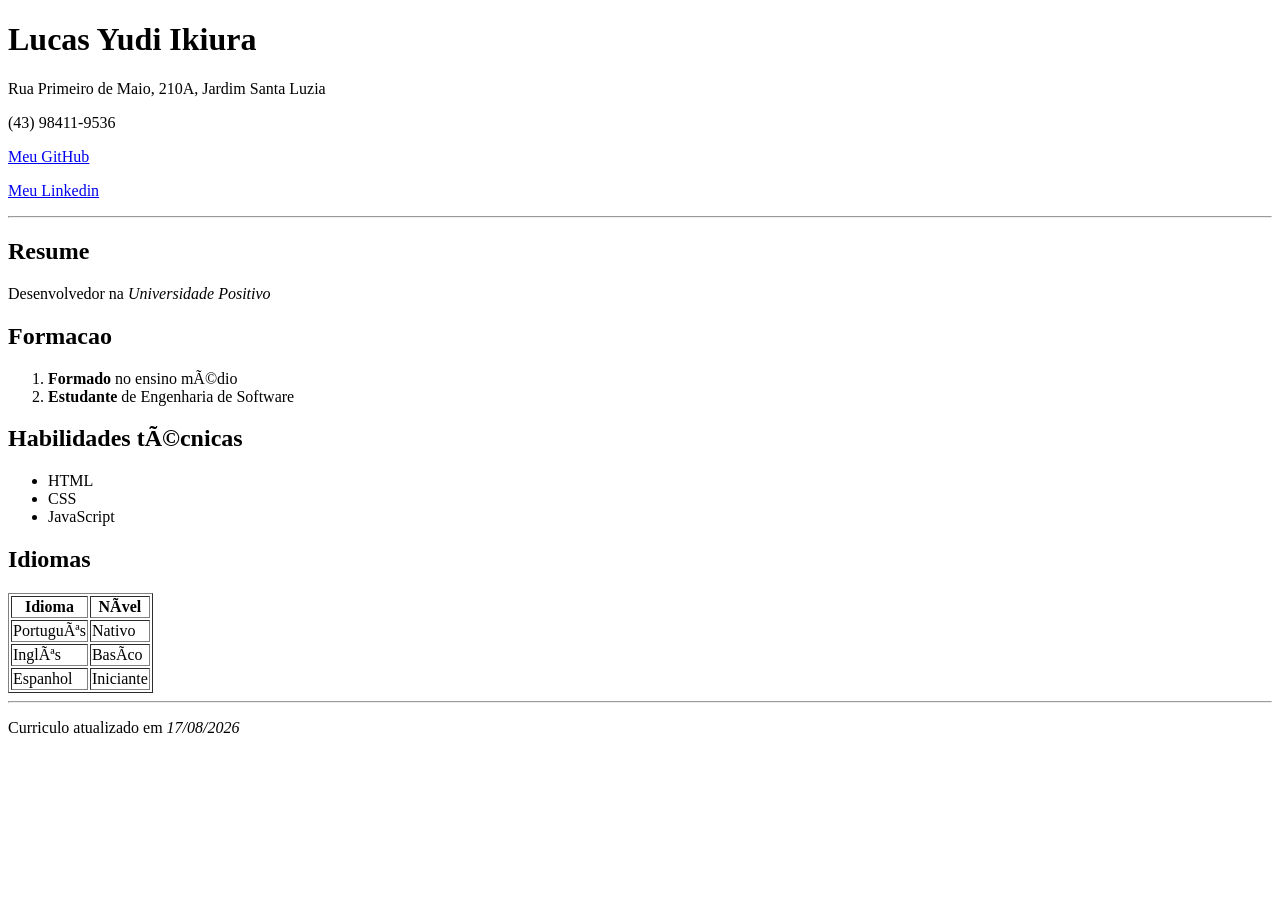
<file: Aula 2/index.html>
<!DOCTYPE html>
<html lang="pt-br">
    <head>
        <meta charset="UTF=8"/>
        <title>Curriculo Lucas Yudi</title>
    </head>
    <body>
        <div id="cabecalho">
            <h1>Lucas Yudi Ikiura</h1>
            <p>Rua Primeiro de Maio, 210A, Jardim Santa Luzia </p>
            <p>(43) 98411-9536</p>
            <p> 
                <a href="https://github.com/lucasikiuratw">Meu GitHub</a>
            </p>
            <P>
                <a href="https://www.linkedin.com/in/lucas-ikiura-5781b1414">Meu Linkedin</a>
            </P>
        </div>
        <hr>
        <div id="principal"> 

            <div>
             <h2>Resume</h2>
                <p>
                    Desenvolvedor na <i>Universidade Positivo</i>
                </p>
            </div>

        </div>

        <div id="formacao">
            <h2>Formacao</h2>
            <ol>
                <li><b>Formado</b> no ensino médio</li>
                <li><b>Estudante</b> de Engenharia de Software</li>

            </ol>
        </div>

        <div>
            <h2>Habilidades técnicas</h2>
            <ul>
                <li>HTML</li>
                <li>CSS</li>
                <li>JavaScript</li>
            </ul>
        </div>

        <div>
            <h2>Idiomas</h2>
            <table border="1">
                <tr>
                    <th>Idioma</th>
                    <th>Nível</th>
                </tr>
                <tr>
                    <td>Português</td>
                    <td>Nativo</td>
                </tr>
                    <td>Inglês</td>
                    <td>Basíco</td>
                </tr>
                <tr>
                    <td>Espanhol</td>
                    <td>Iniciante</td>
                </tr>
            </table>
        </div>
        <hr>
        <div>
            <p>Curriculo atualizado em <i>17/08/2026</i></p>
        </div>
    </body>
</html>
</file>
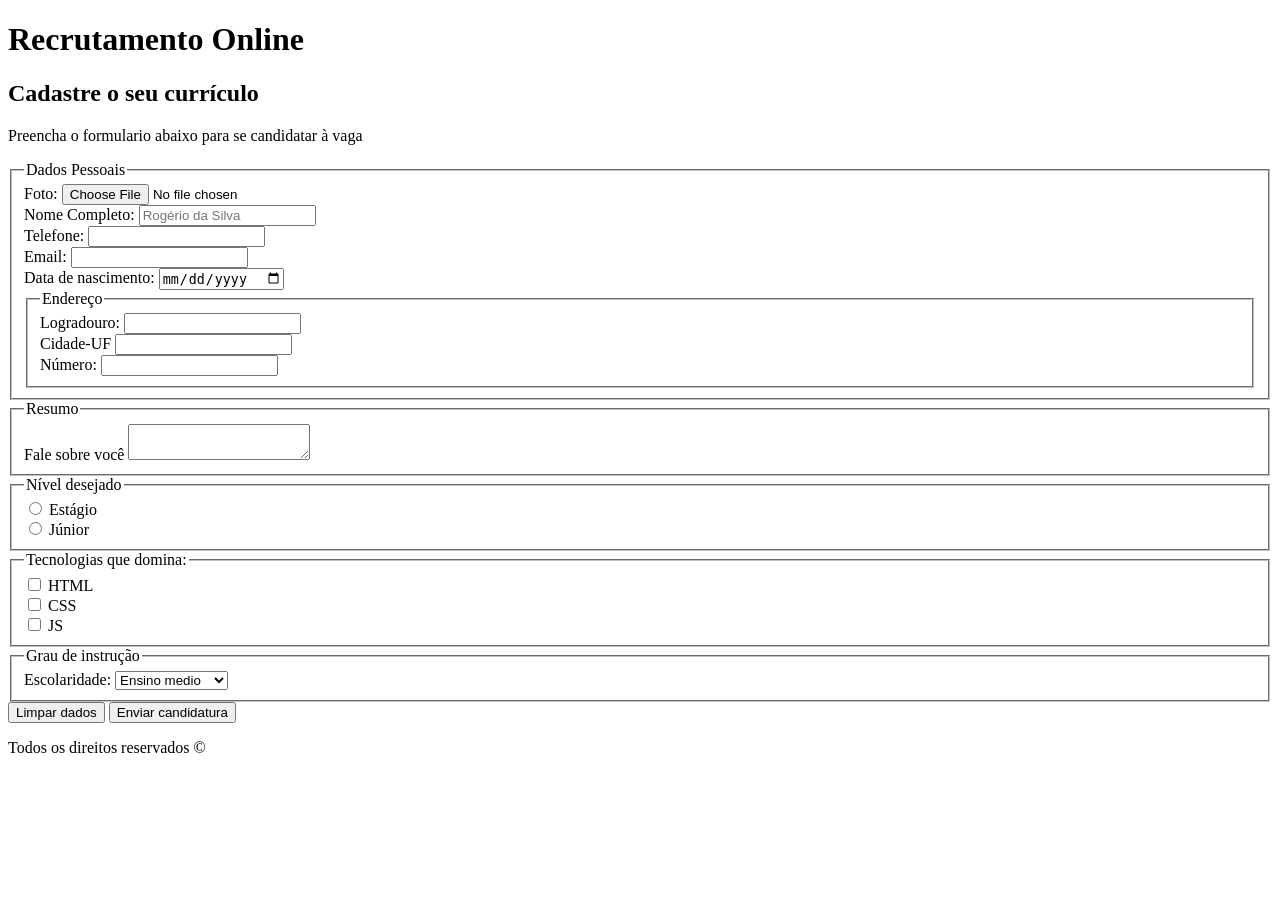
<file: Aula 3/index.html>
<!DOCTYPE html> 
<html lang="pt-br">
  <head> 
    <title> Recrutamento online</title>
    <meta charset="UTF-8">
  </head>
  <body>
    <header> 
        <h1>Recrutamento Online</h1>
    </header>
    <main> 
       <section>
            <h2>Cadastre o seu currículo</h2>
            <form action="https://postman-echo.com/post" method="post" enctype="multipart/form-data">
                <p>Preencha o formulario abaixo para se candidatar à vaga</p>
                <fieldset> 
                    <legend>Dados Pessoais</legend>
                    <!-- Campo novo de foto -->
                     <div>
                        <label for="foto_id">Foto:</label>
                        <input id="foto_id" name="foto" type="file" accept="image/*">
                     </div>

                     <!-- Adicionado um placeholder -->
                    <div>
                        <label for="nome_id">Nome Completo:</label>
                        <input id="nome_id" name="nome" type="text" placeholder="Rogério da Silva">
                    </div>

                    <!-- Adicionado um required -->
                    <div>
                        <label for="telefone_id">Telefone:</label>
                        <input id="telefone_id" name="telefone" type="tel" required>
                    </div>
                    <div> 
                        <label for="email_id">Email:</label>
                        <input id="email_id" name="email" type="email">
                    </div>

                    <div>
                        <label for="data_nasc_id">Data de nascimento:</label>
                        <input id="data_nasc_id" name="data_nasc" type="date">
                    </div>

                    <fieldset>
                        <legend>Endereço</legend>

                        <div>
                            <label>Logradouro:</label>
                            <input id="logradouro_id" name="Logradouro" type="text">
                        </div>

                        <div>
                            <label for="cidade_id">Cidade-UF</label>
                            <input id="cidade_id" name="cidade" type="text">
                        </div>

                        <div>
                            <label for="numero_id">Número:</label>
                            <input id="numero_id" name="numero" type="number">
                        </div>

                    </fieldset>
                </fieldset>

                <fieldset> 
                    <legend>Resumo</legend>
                    <div>
                        <label for="resumo_id">Fale sobre você</label>
                        <textarea id="resumo_id" name="resumo"></textarea>
                    </div>
                </fieldset>

                <fieldset>
                    <legend>Nível desejado</legend>
                    <div>
                        <input id="nivel_estagio_id"
                               name="nivel"
                               type="radio"
                               value="estagio">
                        <label for="nivel_estagio_id">Estágio</label>
                    </div>
                    <div>
                        <input id="nivel_junior_id"
                               name="nivel"
                               type="radio"
                               value="junior">
                        <label for="nivel_junior_id">Júnior</label>
                    </div>
                </fieldset>

                <fieldset>
                    <legend>Tecnologias que domina:</legend>
                    <div>
                        <input id="tec_html_id"
                               name="Tecnologias"
                               type="checkbox"
                               value="html">
                        <label for="tec_html_id">HTML</label>
                    </div>
                    <div>
                        <input id="tec_css_id"
                               name="Tecnologias"
                               type="checkbox"
                               value="css">
                        <label for="tec_css_id">CSS</label>
                    </div>
                    <div> 
                        <input id="tec_js_id"
                               name="Tecnologias"
                               type="checkbox"
                               value="js">
                        <label for="tec_js_id">JS</label>
                    </div>
                    
                </fieldset>

                <fieldset>
                    <legend>Grau de instrução</legend>
                    <div>
                        <label for="escolaridade_id">Escolaridade:</label>
                        <select id="escolaridade_id" name="escolaridade">
                            <option value="medio">Ensino medio</option>
                            <option value="graduação">Graduação</option>
                            <option value="pos">Pós-graduação</option>
                            </select>
                    </div>

                </fieldset>
                <div>
                    <button type="reset">Limpar dados</button>
                    <button type="submit"> Enviar candidatura</button>
                </div>
            </form>
       </section> 
    </main>
    <footer> 
        <p>Todos os direitos reservados &copy;</p>
    </footer>
  </body>
</html>
</file>
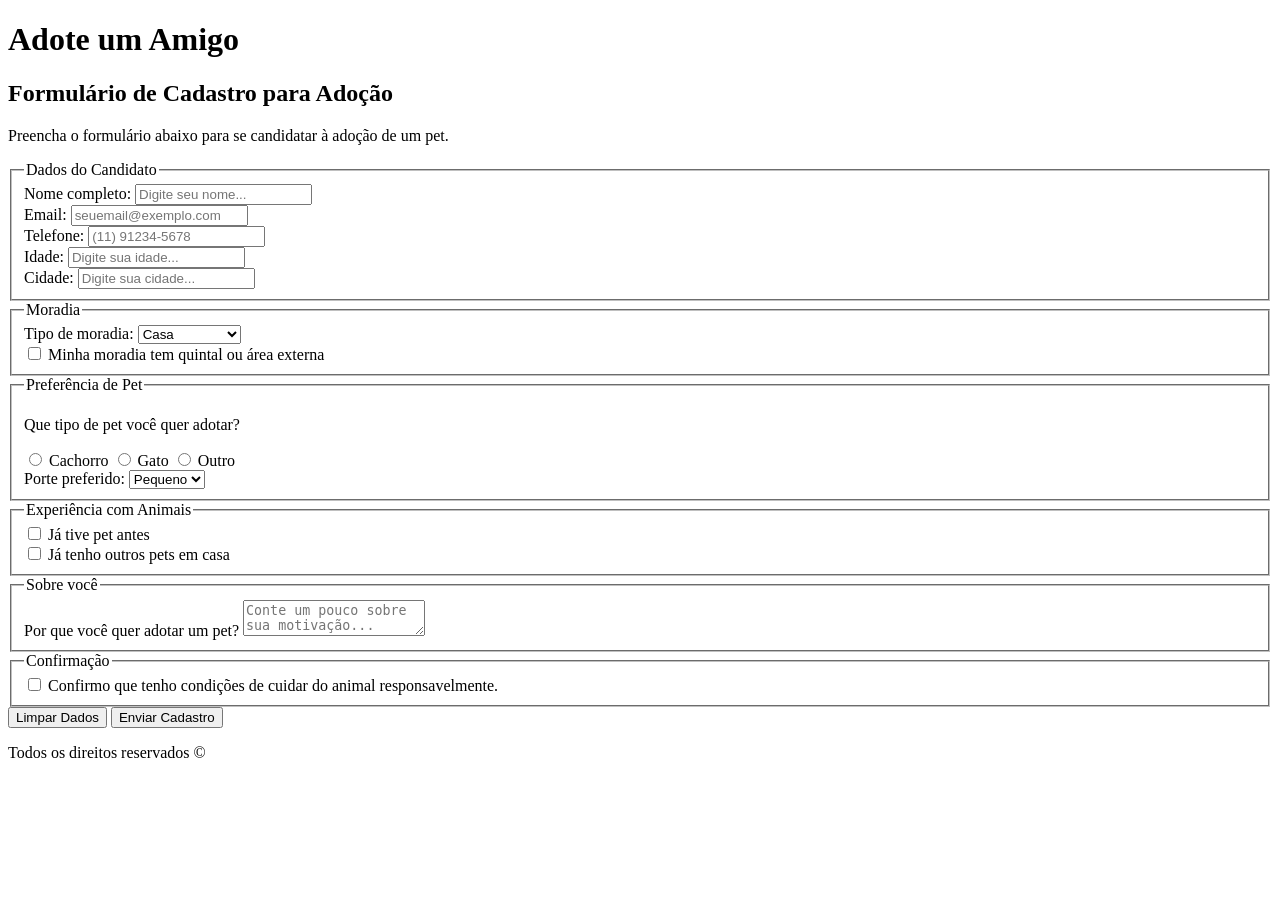
<file: Aula 4/index.html>
<!DOCTYPE html>
<html lang="pt-br">
    <head>
        <title>Adoção de Pets</title>
        <meta charset="UTF-8">
    </head>

    <body>

        <header>
            <h1>Adote um Amigo</h1>
        </header>

        <main>
            <section>

                <h2>Formulário de Cadastro para Adoção</h2>

                <form action="https://postman-echo.com/post" method="post">

                    <p>Preencha o formulário abaixo para se candidatar à adoção de um pet.</p>

                    <fieldset>
                        <legend>Dados do Candidato</legend>

                        <div>
                            <label for="nome_id">Nome completo:</label>
                            <input
                                id="nome_id"
                                name="nome"
                                type="text"
                                placeholder="Digite seu nome..."
                                required>
                        </div>

                        <div>
                            <label for="email_id">Email:</label>
                            <input
                                id="email_id"
                                name="email"
                                type="email"
                                placeholder="seuemail@exemplo.com"
                                pattern=".+@.+\..+"
                                required>
                        </div>

                        <div>
                            <label for="telefone_id">Telefone:</label>
                            <input
                                id="telefone_id"
                                name="telefone"
                                type="tel"
                                placeholder="(11) 91234-5678"
                                pattern="\(\d{2}\)\s\d{4,5}-\d{4}"
                                title="Use o formato (11) 91234-5678"
                                required>
                        </div>

                        <div>
                            <label for="idade_id">Idade:</label>
                            <input
                                id="idade_id"
                                name="idade"
                                type="number"
                                placeholder="Digite sua idade...">
                        </div>

                        <div>
                            <label for="cidade_id">Cidade:</label>
                            <input
                                id="cidade_id"
                                name="cidade"
                                type="text"
                                placeholder="Digite sua cidade...">
                        </div>

                    </fieldset>

                    <fieldset>
                        <legend>Moradia</legend>

                        <div>
                            <label for="tipo_moradia_id">Tipo de moradia:</label>

                            <select
                                id="tipo_moradia_id"
                                name="tipo_moradia">

                                <option value="casa">Casa</option>
                                <option value="apartamento">Apartamento</option>
                                <option value="chacara">Chácara/Sítio</option>

                            </select>
                        </div>

                        <div>
                            <input
                                id="tem_quintal_id"
                                name="tem_quintal"
                                type="checkbox"
                                value="sim">

                            <label for="tem_quintal_id">
                                Minha moradia tem quintal ou área externa
                            </label>
                        </div>

                    </fieldset>

                    <fieldset>
                        <legend>Preferência de Pet</legend>

                        <div>
                            <p>Que tipo de pet você quer adotar?</p>

                            <input
                                id="pet_cachorro"
                                name="tipo_pet"
                                type="radio"
                                value="cachorro">

                            <label for="pet_cachorro">Cachorro</label>

                            <input
                                id="pet_gato"
                                name="tipo_pet"
                                type="radio"
                                value="gato">

                            <label for="pet_gato">Gato</label>

                            <input
                                id="pet_outro"
                                name="tipo_pet"
                                type="radio"
                                value="outro">

                            <label for="pet_outro">Outro</label>

                        </div>

                        <div>
                            <label for="porte_id">Porte preferido:</label>

                            <select
                                id="porte_id"
                                name="porte">

                                <option value="pequeno">Pequeno</option>
                                <option value="medio">Médio</option>
                                <option value="grande">Grande</option>

                            </select>
                        </div>

                    </fieldset>

                    <fieldset>
                        <legend>Experiência com Animais</legend>

                        <div>
                            <input
                                id="ja_teve_id"
                                name="experiencia"
                                type="checkbox"
                                value="ja_teve_pet">

                            <label for="ja_teve_id">
                                Já tive pet antes
                            </label>
                        </div>

                        <div>
                            <input
                                id="outros_pets_id"
                                name="experiencia"
                                type="checkbox"
                                value="tem_outros_pets">

                            <label for="outros_pets_id">
                                Já tenho outros pets em casa
                            </label>
                        </div>

                    </fieldset>

                    <fieldset>
                        <legend>Sobre você</legend>

                        <div>
                            <label for="motivacao_id">
                                Por que você quer adotar um pet?
                            </label>

                            <textarea
                                id="motivacao_id"
                                name="motivacao"
                                placeholder="Conte um pouco sobre sua motivação..."></textarea>
                        </div>

                    </fieldset>

                    <fieldset>
                        <legend>Confirmação</legend>

                        <div>
                            <input
                                id="termos_id"
                                name="termos"
                                type="checkbox"
                                required>

                            <label for="termos_id">
                                Confirmo que tenho condições de cuidar do animal responsavelmente.
                            </label>
                        </div>

                    </fieldset>

                    <div>
                        <button type="reset">
                            Limpar Dados
                        </button>

                        <button type="submit">
                            Enviar Cadastro
                        </button>
                    </div>

                </form>

            </section>
        </main>

        <footer>
            <p>Todos os direitos reservados &copy;</p>
        </footer>

    </body>
</html>
</file>
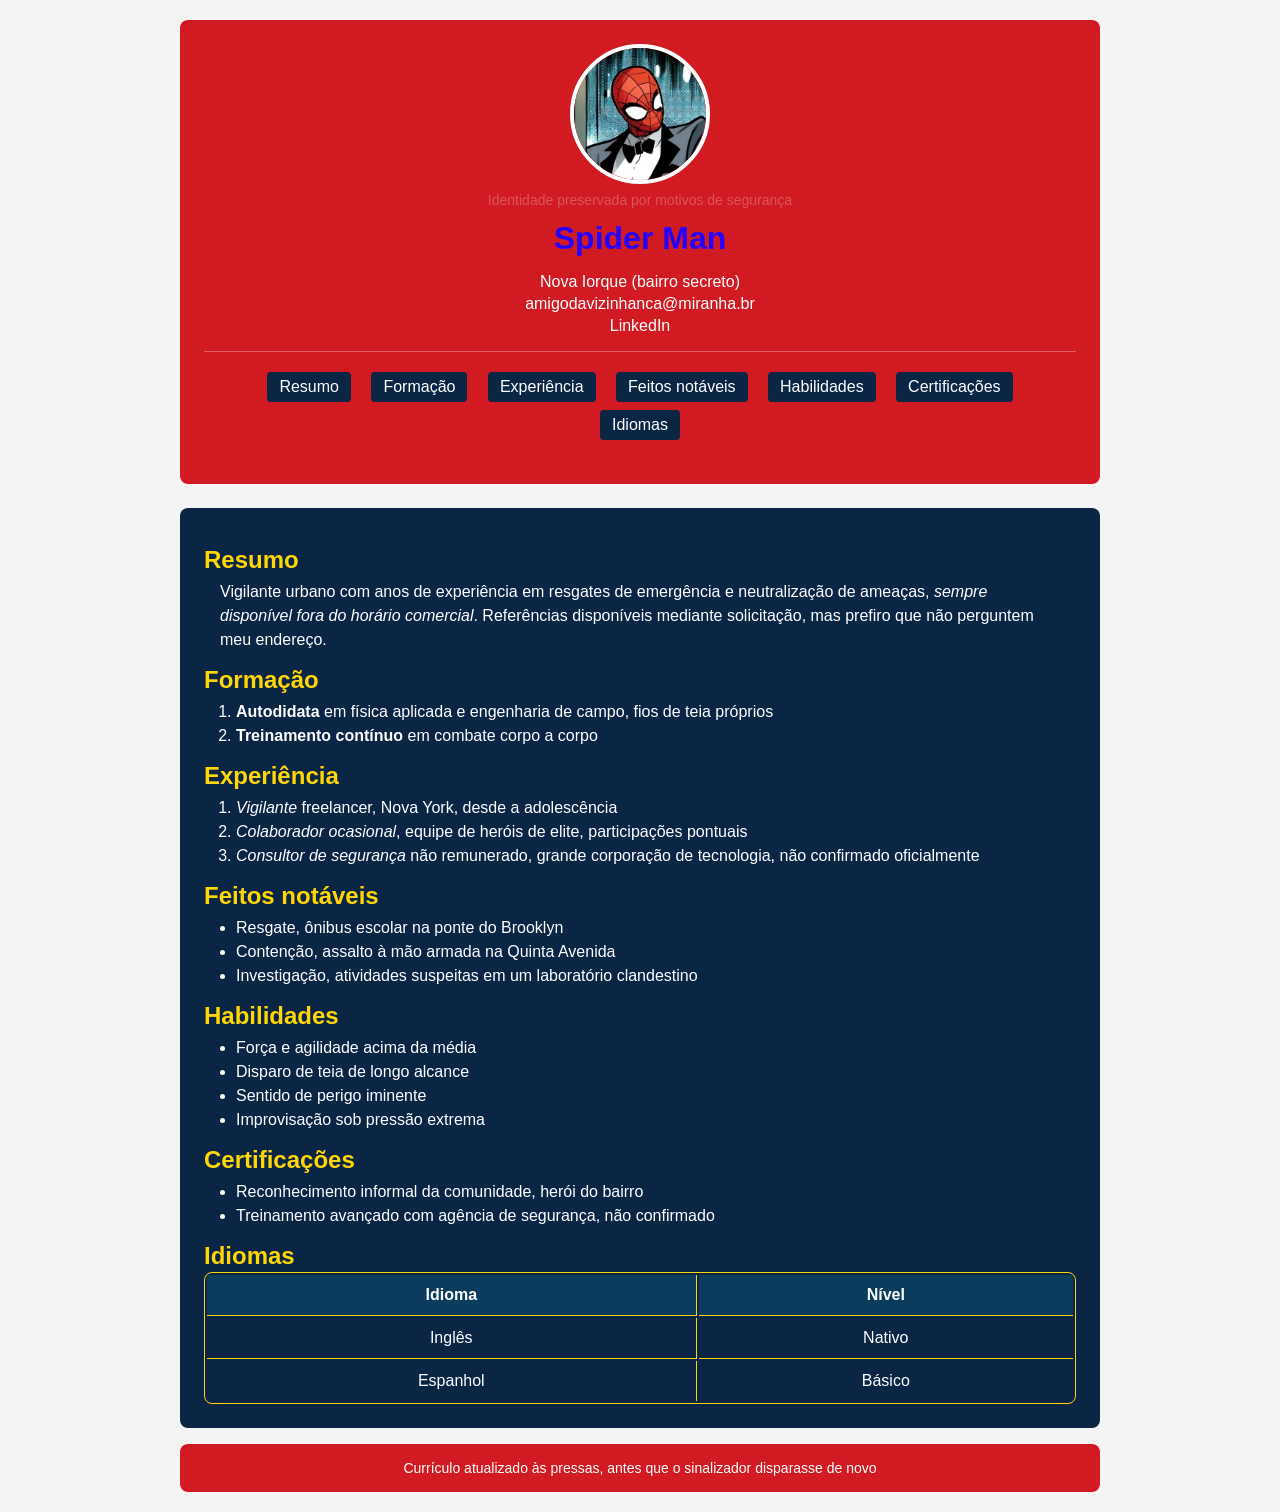
<file: Aula 5/index.html>
<!DOCTYPE html>
<html lang="pt-br">
<head>
  <meta charset="UTF-8" />
  <meta name="viewport" content="width=device-width, initial-scale=1.0" />
  <title>Currículo Spider-Man</title>
  <link rel="stylesheet" href="./styles/global.css">
</head>
<body>
  <header>
    <figure>
      <img src="./images/miranha.jpg" alt="Foto de perfil, pessoa mascarada com traje vermelho e azul" />
      <figcaption>Identidade preservada por motivos de segurança</figcaption>
    </figure>
    <h1 style="color: rgb(38, 0, 255);">Spider Man</h1>
    <div class="header-info">
      <p>Nova Iorque (bairro secreto)</p>
      <p>
        <a href="mailto:amigodavizinhanca@miranha.br">amigodavizinhanca@miranha.br</a>
      </p>
      <p>
        <a href="https://www.linkedin.com/in/miranha/">LinkedIn</a>
      </p>
      <nav>
        <ul>
          <li><a href="#resumo">Resumo</a></li>
          <li><a href="#formacao">Formação</a></li>
          <li><a href="#experiencia">Experiência</a></li>
          <li><a href="#feitos">Feitos notáveis</a></li>
          <li><a href="#habilidades">Habilidades</a></li>
          <li><a href="#certificacoes">Certificações</a></li>
          <li><a href="#idiomas">Idiomas</a></li>
        </ul>
      </nav>
    </div>
  </header>

  <main>
    <section id="resumo">
      <h2>Resumo</h2>
      <p>
        Vigilante urbano com anos de experiência em resgates de emergência e neutralização de ameaças,
        <em>sempre disponível fora do horário comercial</em>. Referências disponíveis mediante solicitação,
        mas prefiro que não perguntem meu endereço.
      </p>
    </section>

    <section id="formacao">
      <h2>Formação</h2>
      <ol>
        <li><strong>Autodidata</strong> em física aplicada e engenharia de campo, fios de teia próprios</li>
        <li><strong>Treinamento contínuo</strong> em combate corpo a corpo</li>
      </ol>
    </section>

    <section id="experiencia">
      <h2>Experiência</h2>
      <ol>
        <li><em>Vigilante</em> freelancer, Nova York, desde a adolescência</li>
        <li><em>Colaborador ocasional</em>, equipe de heróis de elite, participações pontuais</li>
        <li><em>Consultor de segurança</em> não remunerado, grande corporação de tecnologia, não confirmado oficialmente</li>
      </ol>
    </section>

    <section id="feitos">
      <h2>Feitos notáveis</h2>
      <ul>
        <li>Resgate, ônibus escolar na ponte do Brooklyn</li>
        <li>Contenção, assalto à mão armada na Quinta Avenida</li>
        <li>Investigação, atividades suspeitas em um laboratório clandestino</li>
      </ul>
    </section>

    <section id="habilidades">
      <h2>Habilidades</h2>
      <ul>
        <li>Força e agilidade acima da média</li>
        <li>Disparo de teia de longo alcance</li>
        <li>Sentido de perigo iminente</li>
        <li>Improvisação sob pressão extrema</li>
      </ul>
    </section>

    <section id="certificacoes">
      <h2>Certificações</h2>
      <ul>
        <li>Reconhecimento informal da comunidade, herói do bairro</li>
        <li>Treinamento avançado com agência de segurança, não confirmado</li>
      </ul>
    </section>

    <section id="idiomas">
      <h2>Idiomas</h2>
      <table>
        <thead>
          <tr>
            <th scope="col">Idioma</th>
            <th scope="col">Nível</th>
          </tr>
        </thead>
        <tbody>
          <tr>
            <td>Inglês</td>
            <td>Nativo</td>
          </tr>
          <tr>
            <td>Espanhol</td>
            <td>Básico</td>
          </tr>
        </tbody>
      </table>
    </section>
  </main>

  <footer>
    <p>Currículo atualizado às pressas, antes que o sinalizador disparasse de novo</p>
  </footer>
</body>

</html>
</file>
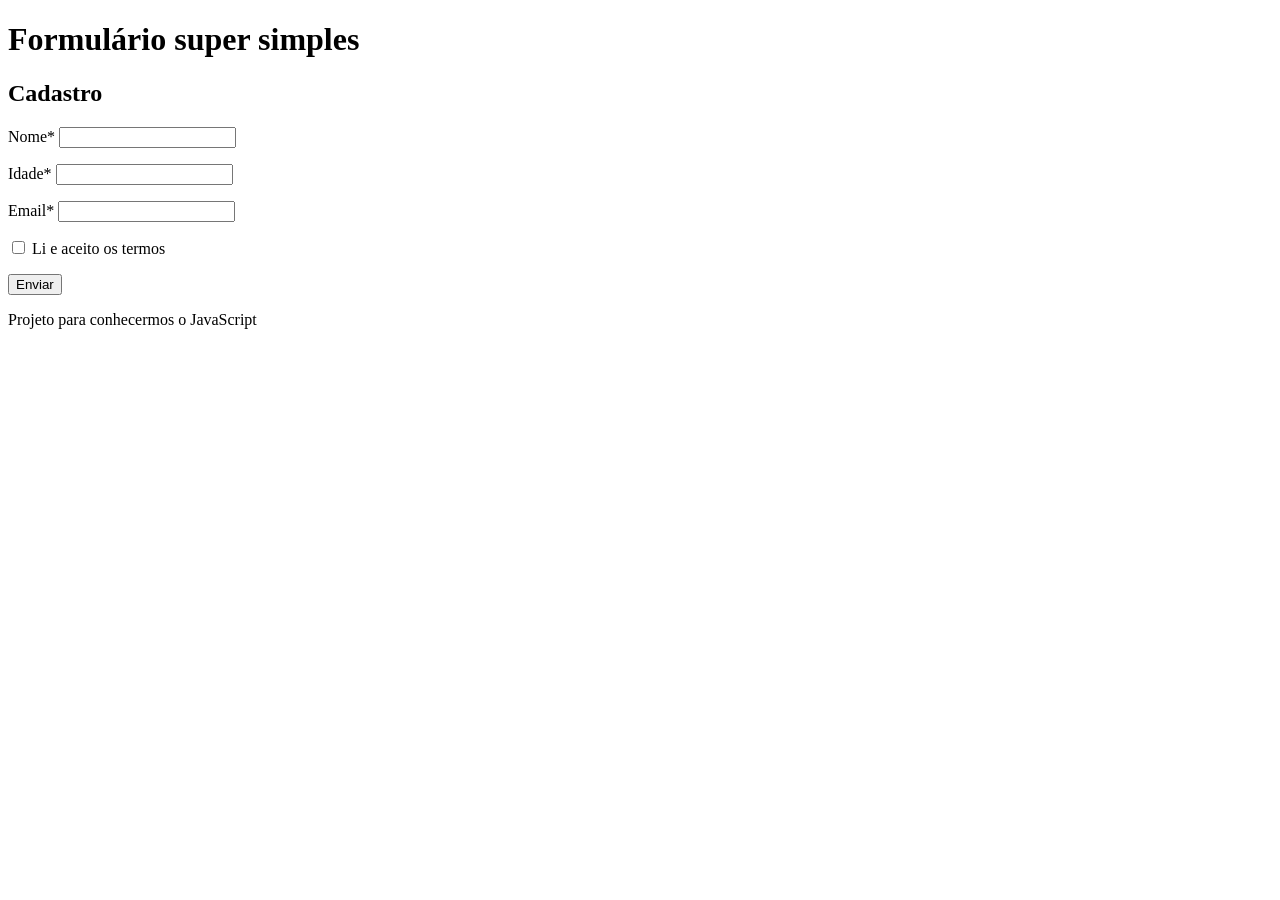
<file: aula 7/index.html>
<!DOCTYPE html>
<html lang="pt-BR">
<head>
    <meta charset="UTF-8">
    <meta name="viewport" content="width=device-width, initial-scale=1.0">
    <title>Aprendendo JavaScript</title>
    <link rel="stylesheet" href="./styles/global.css">
    <script src="./scripts/index.js" defer></script>
</head>
<body>
    <header>
        <h1>Formulário super simples</h1>
    </header>
    <main>
        <h2>Cadastro</h2>
        <form id="cadastro">
            <label for="nome">Nome*</label>
            <input type="text" id="nome">
            <p id="erro-nome" class="oculto"></p>

            <label for="idade">Idade*</label>
            <input type="text" id="idade">
            <p id="erro-idade" class="oculto"></p>

            <label for="email">Email*</label>
            <input type="text" id="email">
            <p id="erro-email" class="oculto"></p>

            <label>
                <input type="checkbox" id="termos">
                <span>Li e aceito os termos</span>
                <p id="erro-termos" class="oculto"></p>
            </label>

            <button onclick="executar(event)">Enviar</button>
            <p id="concluido" class="oculto"></p>

        </form>
    </main>
    <footer>
        <p>Projeto para conhecermos o JavaScript</p>
    </footer>
</body>
</html>
</file>
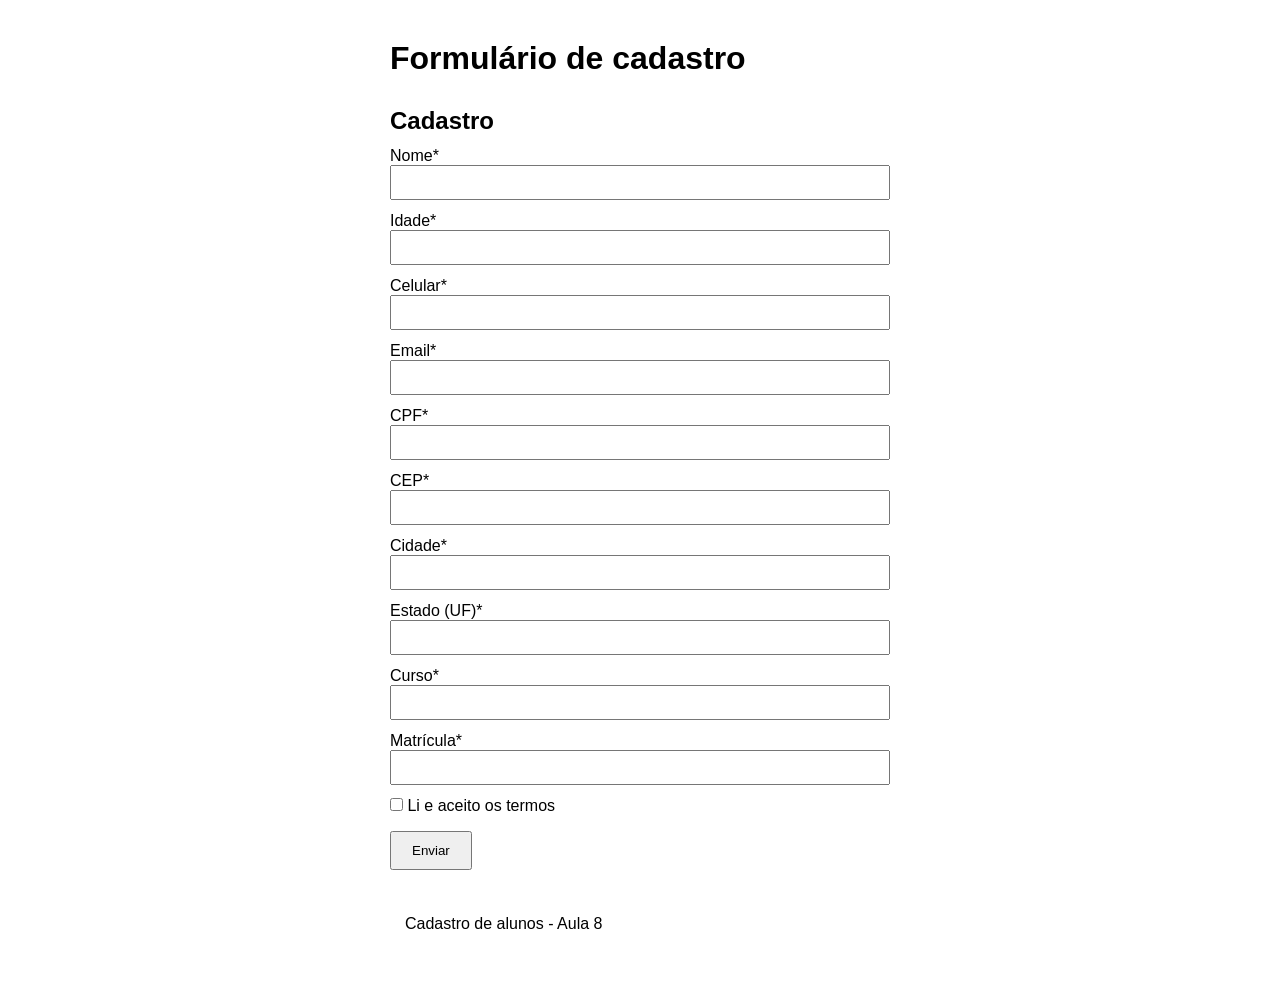
<file: aula 8/index.html>
<!DOCTYPE html>
<html lang="pt-BR">
<head>
  <meta charset="UTF-8">
  <meta name="viewport" content="width=device-width, initial-scale=1.0">
  <link rel="stylesheet" href="styles/global.css">
  <script src="scripts/index.js" defer></script>
  <title>Formulário JS</title>
</head>
<body>
  <header>
    <h1>Formulário de cadastro</h1>
  </header>
  <main>
    <h2>Cadastro</h2>
    <form id="cadastro" novalidate onsubmit="executar(event)">
      <label for="nome">Nome*</label>
      <input type="text" id="nome">
      <p id="erro-nome" class="oculto"></p>

      <label for="idade">Idade*</label>
      <input type="number" id="idade">
      <p id="erro-idade" class="oculto"></p>

      <label for="celular">Celular*</label>
      <input type="text" id="celular" maxlength="15" oninput="mascararCelular(event)">
      <p id="erro-celular" class="oculto"></p>


      <label for="email">Email*</label>
      <input type="email" id="email">
      <p id="erro-email" class="oculto"></p>


      <label for="cpf">CPF*</label>
      <input type="text" id="cpf" maxlength="14" oninput="mascararCpf(event)">
      <p id="erro-cpf" class="oculto"></p>

      <label for="cep">CEP*</label>
      <input type="text" id="cep" maxlength="9" oninput="mascararCep(event)">
      <p id="erro-cep" class="oculto"></p>

      <label for="cidade">Cidade*</label>
      <input type="text" id="cidade">
      <p id="erro-cidade" class="oculto"></p>

      <label for="estado">Estado (UF)*</label>
      <input type="text" id="estado" maxlength="2">
      <p id="erro-estado" class="oculto"></p>

      <label for="curso">Curso*</label>
      <input type="text" id="curso">
      <p id="erro-curso" class="oculto"></p>

      <label for="matricula">Matrícula*</label>
      <input type="text" id="matricula">
      <p id="erro-matricula" class="oculto"></p>

      <label>
        <input type="checkbox" id="termos">
        Li e aceito os termos
        <p id="erro-termos" class="oculto"></p>
      </label>

      <button type="submit">Enviar</button>
      <p id="concluido" class="oculto"></p>

    </form>
  </main>
  <footer>
    <p>Cadastro de alunos - Aula 8</p>
  </footer>
</body>
</html>
</file>
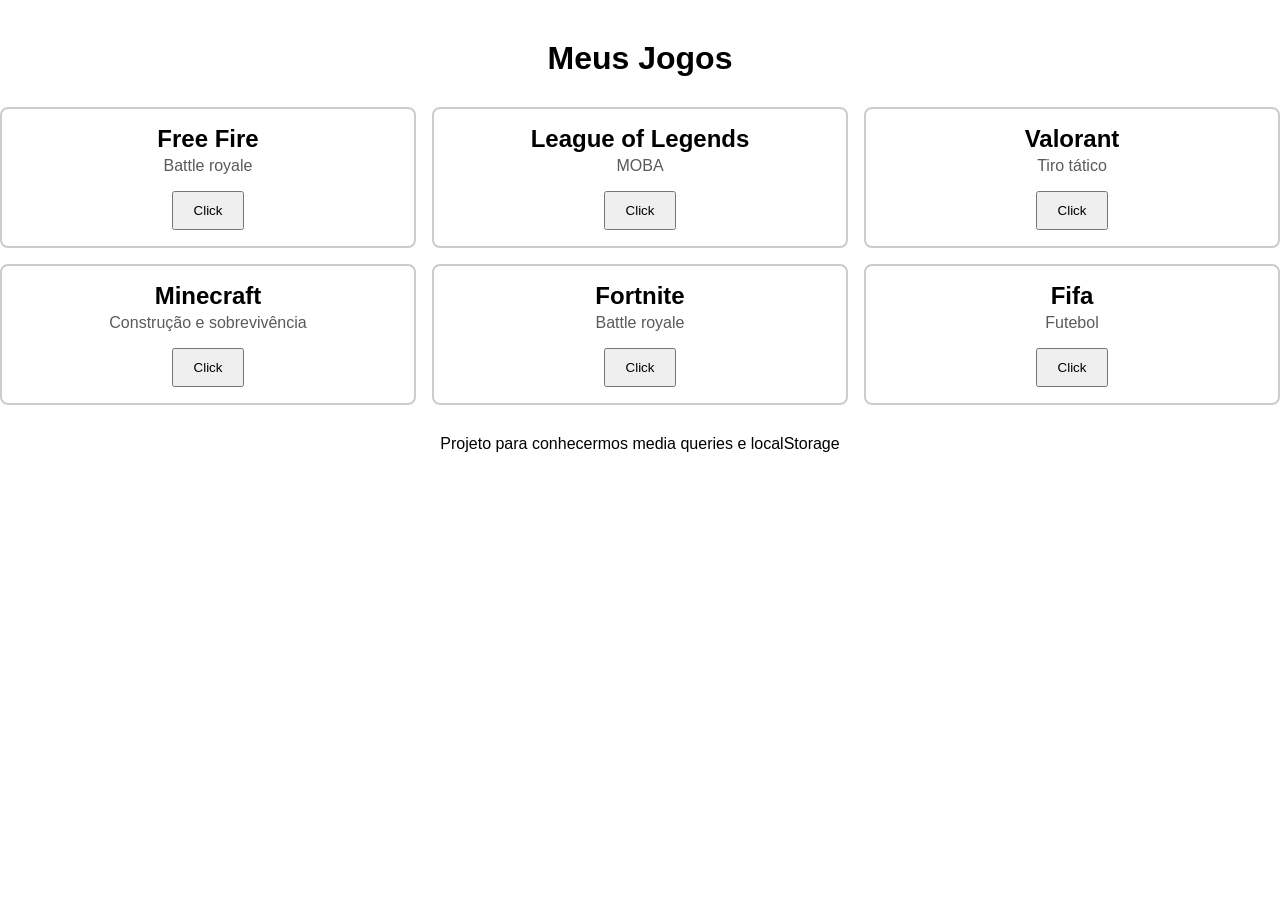
<file: aula 9/index.html>
<!DOCTYPE html>
<html lang="pt-BR">
<head>
  <meta charset="UTF-8">
  <meta name="viewport" content="width=device-width, initial-scale=1.0">
  <link rel="stylesheet" href="./styles/global.css">
  <script src="./scripts/index.js" defer></script>
  <title>Meus Jogos</title>
</head>
<body>
  <header>
    <h1>Meus Jogos</h1>
  </header>
  <main>
    <section class="container-cards">

      <div class="card" id="free-fire">
        <h2>Free Fire</h2>
        <p>Battle royale</p>
        <button onclick="marcar('free-fire', 'Free fire')">Click</button>
      </div>

      <div class="card" id="lol">
        <h2>League of Legends</h2>
        <p>MOBA</p>
        <button onclick="marcar('lol', 'League of Legends')">Click</button>
      </div>

      <div class="card" id="valorant">
        <h2>Valorant</h2>
        <p>Tiro tático</p>
        <button onclick="marcar('valorant', 'Valorant')">Click</button>
      </div>

      <div class="card" id="minecraft">
        <h2>Minecraft</h2>
        <p>Construção e sobrevivência</p>
        <button onclick="marcar('minecraft', 'Minecraft')">Click</button>
      </div>

      <div class="card" id="fortnite">
        <h2>Fortnite</h2>
        <p>Battle royale</p>
        <button onclick="marcar('fortnite', 'Fortnite')">Click</button>
      </div>

      <div class="card" id="fifa">
        <h2>Fifa</h2>
        <p>Futebol</p>
        <button onclick="marcar('fifa', 'Fifa')">Click</button>
      </div>

    </section>
  </main>
  <footer>
    <p>Projeto para conhecermos media queries e localStorage</p>
  </footer>
</body>
</html>
</file>
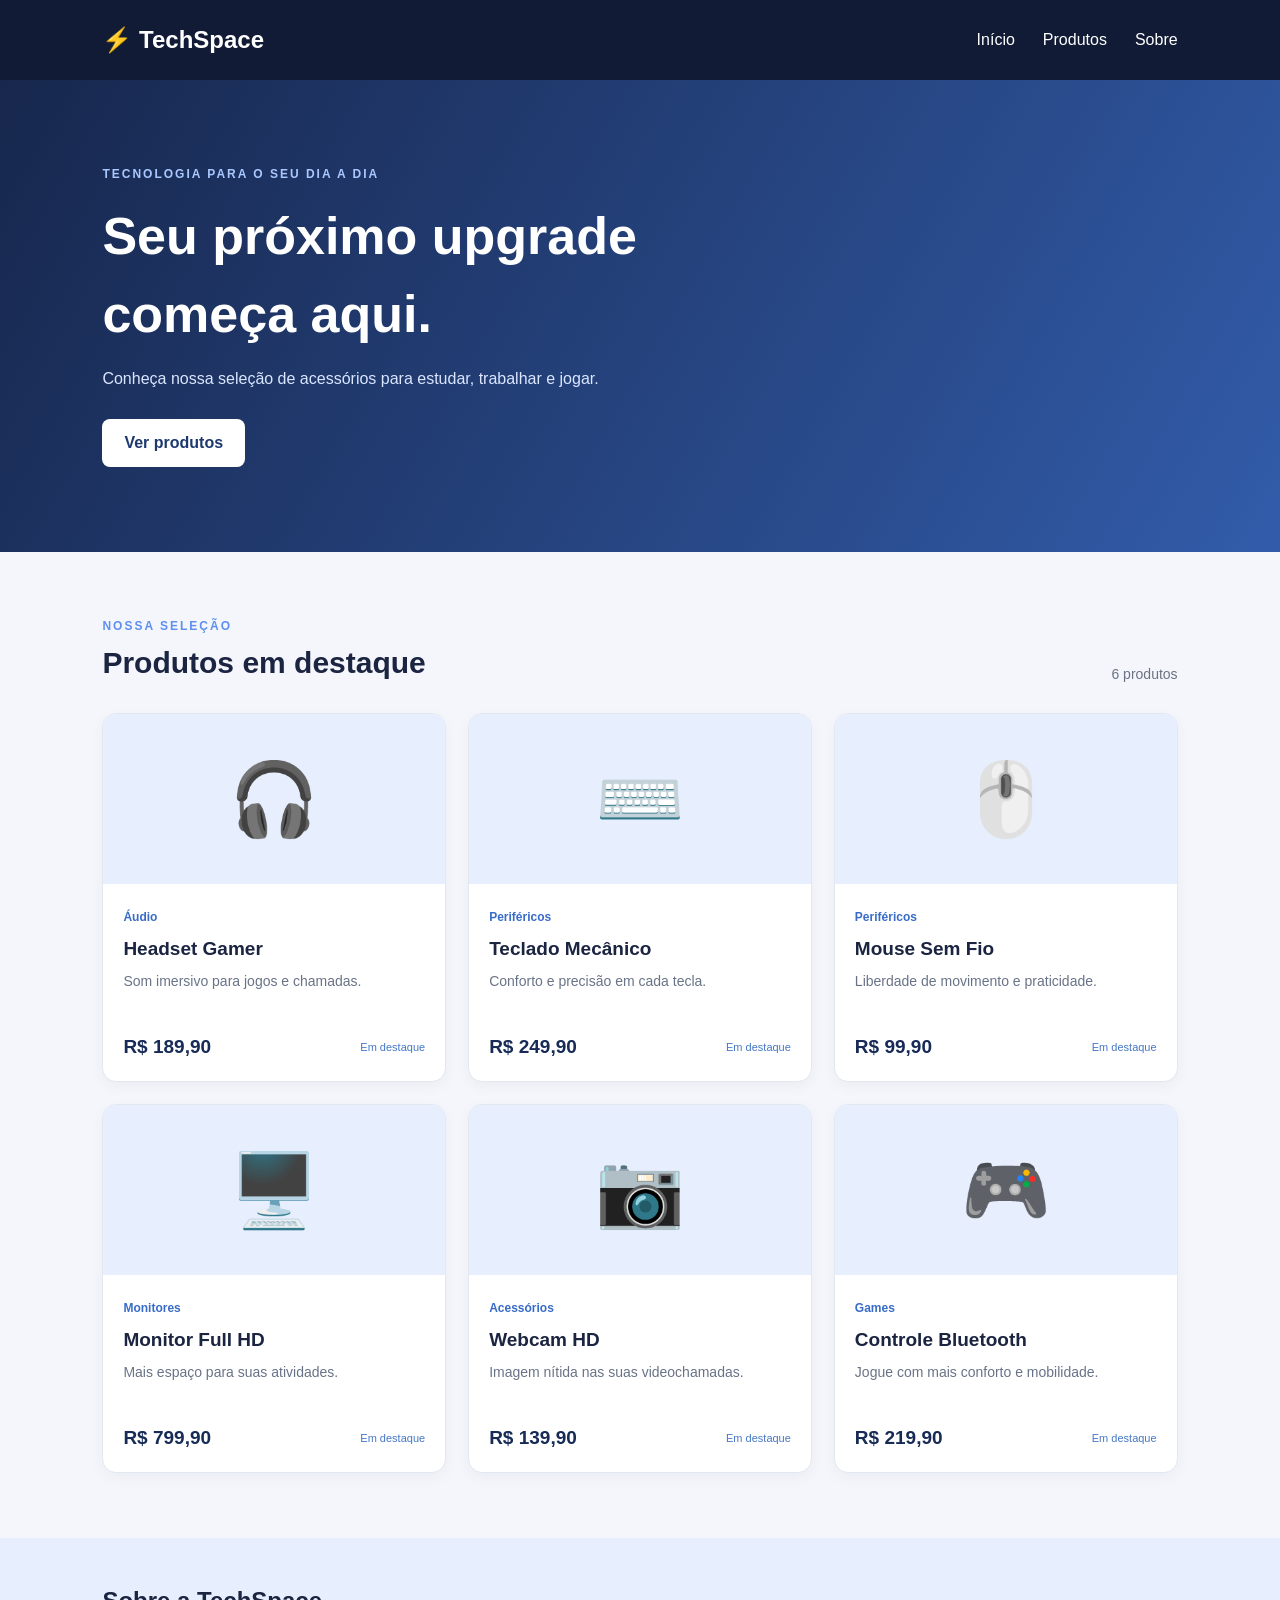
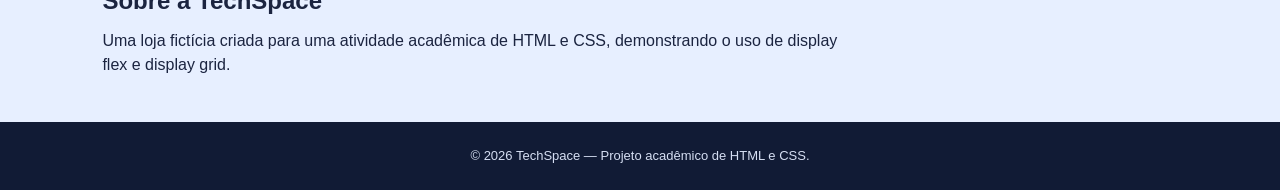
<file: aula 6/atividade/index.html>
<!DOCTYPE html>
<html lang="pt-br">
<head>
  <meta charset="UTF-8">
  <meta name="viewport" content="width=device-width, initial-scale=1.0">
  <title>TechSpace | Loja de Tecnologia</title>
  <link rel="stylesheet" href="style.css">
</head>
<body>
  <!-- FLEX: organiza o nome da loja e o menu lado a lado -->
  <header class="cabecalho">
    <a class="logo" href="#inicio">⚡ TechSpace</a>
    <nav class="menu" aria-label="Menu principal">
      <a href="#inicio">Início</a>
      <a href="#produtos">Produtos</a>
      <a href="#sobre">Sobre</a>
    </nav>
  </header>

  <main id="inicio">
    <section class="destaque">
      <p class="etiqueta">TECNOLOGIA PARA O SEU DIA A DIA</p>
      <h1>Seu próximo upgrade começa aqui.</h1>
      <p>Conheça nossa seleção de acessórios para estudar, trabalhar e jogar.</p>
      <a class="botao" href="#produtos">Ver produtos</a>
    </section>

    <section class="secao-produtos" id="produtos">
      <div class="titulo-secao">
        <div>
          <p class="etiqueta">NOSSA SELEÇÃO</p>
          <h2>Produtos em destaque</h2>
        </div>
        <span>6 produtos</span>
      </div>

      <!-- GRID: distribui os cartões em colunas e linhas -->
      <div class="grade-produtos">
        <article class="produto">
          <div class="imagem-produto">🎧</div>
          <div class="informacoes">
            <span class="categoria">Áudio</span>
            <h3>Headset Gamer</h3>
            <p>Som imersivo para jogos e chamadas.</p>
            <div class="rodape-produto"><strong>R$ 189,90</strong><span>Em destaque</span></div>
          </div>
        </article>
        <article class="produto">
          <div class="imagem-produto">⌨️</div>
          <div class="informacoes">
            <span class="categoria">Periféricos</span>
            <h3>Teclado Mecânico</h3>
            <p>Conforto e precisão em cada tecla.</p>
            <div class="rodape-produto"><strong>R$ 249,90</strong><span>Em destaque</span></div>
          </div>
        </article>
        <article class="produto">
          <div class="imagem-produto">🖱️</div>
          <div class="informacoes">
            <span class="categoria">Periféricos</span>
            <h3>Mouse Sem Fio</h3>
            <p>Liberdade de movimento e praticidade.</p>
            <div class="rodape-produto"><strong>R$ 99,90</strong><span>Em destaque</span></div>
          </div>
        </article>
        <article class="produto">
          <div class="imagem-produto">🖥️</div>
          <div class="informacoes">
            <span class="categoria">Monitores</span>
            <h3>Monitor Full HD</h3>
            <p>Mais espaço para suas atividades.</p>
            <div class="rodape-produto"><strong>R$ 799,90</strong><span>Em destaque</span></div>
          </div>
        </article>
        <article class="produto">
          <div class="imagem-produto">📷</div>
          <div class="informacoes">
            <span class="categoria">Acessórios</span>
            <h3>Webcam HD</h3>
            <p>Imagem nítida nas suas videochamadas.</p>
            <div class="rodape-produto"><strong>R$ 139,90</strong><span>Em destaque</span></div>
          </div>
        </article>
        <article class="produto">
          <div class="imagem-produto">🎮</div>
          <div class="informacoes">
            <span class="categoria">Games</span>
            <h3>Controle Bluetooth</h3>
            <p>Jogue com mais conforto e mobilidade.</p>
            <div class="rodape-produto"><strong>R$ 219,90</strong><span>Em destaque</span></div>
          </div>
        </article>
      </div>
    </section>

    <section class="sobre" id="sobre">
      <h2>Sobre a TechSpace</h2>
      <p>Uma loja fictícia criada para uma atividade acadêmica de HTML e CSS, demonstrando o uso de display flex e display grid.</p>
    </section>
  </main>

  <footer class="rodape-site">
    <p>© 2026 TechSpace — Projeto acadêmico de HTML e CSS.</p>
  </footer>
</body>
</html>
</file>
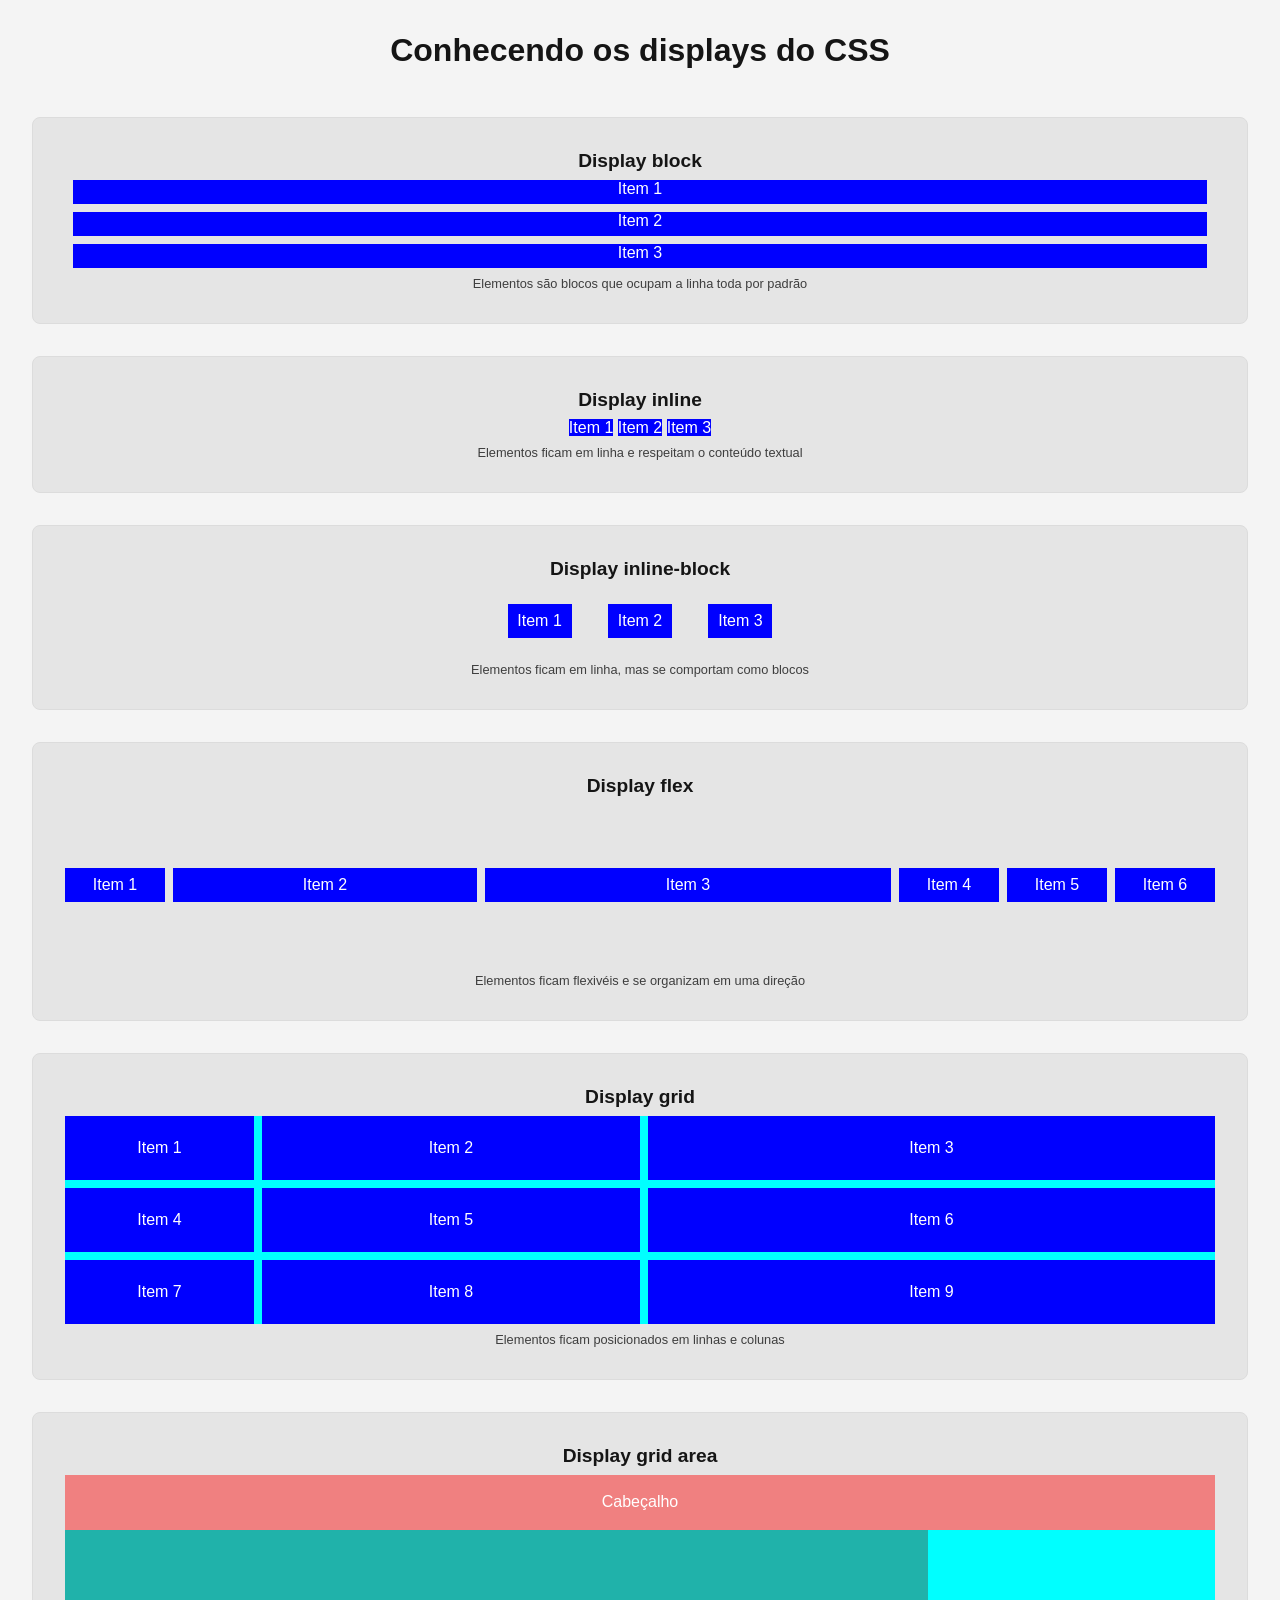
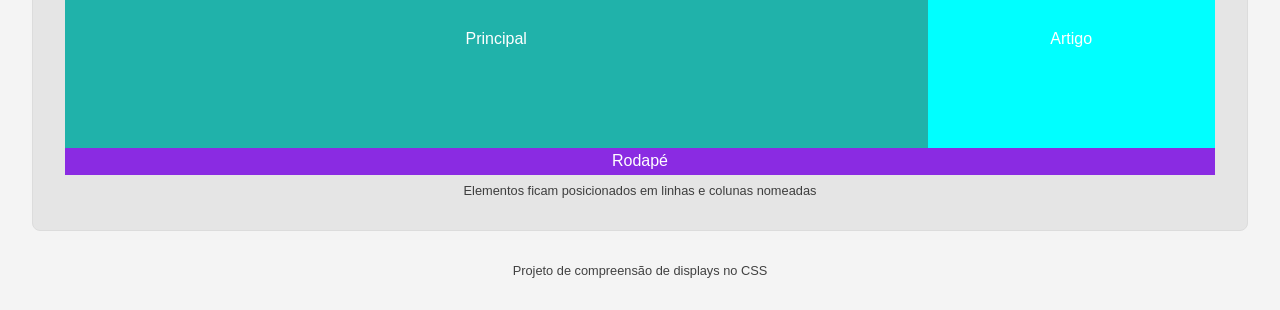
<file: aula 6/exemplos/index.html>
<!DOCTYPE html>
<html lang="pt-br">
<head>
  <meta charset="UTF-8">
  <meta name="viewport" content="width=device-width, initial-scale=1.0">
  <link rel="stylesheet" href="./styles/global.css">
  <link rel="icon" href="./images/block.png" type="image/x-icon">
  <title>Conhecendo os displays</title>
</head>
<body>
  <header>
    <h1>Conhecendo os displays do CSS</h1>
  </header>
  <main>
    <section>
      <h2>Display block</h2>
      <div class="container-block">
        <div class="item">Item 1</div>
        <div class="item">Item 2</div>
        <div class="item">Item 3</div>
      </div>
      <p>Elementos são blocos que ocupam a linha toda por padrão</p>
    </section>

    <section>
      <h2>Display inline</h2>
      <div class="container-inline">
        <div class="item">Item 1</div>
        <div class="item">Item 2</div>
        <div class="item">Item 3</div>
      </div>
      <p>Elementos ficam em linha e respeitam o conteúdo textual</p>
    </section>

    <section>
      <h2>Display inline-block</h2>
      <div class="container-inline-block">
        <div class="item">Item 1</div>
        <div class="item">Item 2</div>
        <div class="item">Item 3</div>
      </div>
      <p>Elementos ficam em linha, mas se comportam como blocos</p>
    </section>

    <section>
      <h2>Display flex</h2>
      <div class="container-flex">
        <div class="item">Item 1</div>
        <div id="item-2" class="item">Item 2</div>
        <div id="item-3" class="item">Item 3</div>
        <div class="item">Item 4</div>
        <div class="item">Item 5</div>
        <div class="item">Item 6</div>
      </div>  
      <p>Elementos ficam flexivéis e se organizam em uma direção</p>
    </section>
    
    <section>
      <h2>Display grid</h2>
      <div class="container-grid">
        <div class="item">Item 1</div>
        <div class="item">Item 2</div>
        <div class="item">Item 3</div>
        <div class="item">Item 4</div>
        <div class="item">Item 5</div>
        <div class="item">Item 6</div>
        <div class="item">Item 7</div>
        <div class="item">Item 8</div>
        <div class="item">Item 9</div>
      </div>  
      <p>Elementos ficam posicionados em linhas e colunas</p>
    </section>

    <section>
      <h2>Display grid area</h2>
      <div class="container-grid-area">
        <div class="item item-cabecalho">Cabeçalho</div>
        <div class="item item-principal">Principal</div>
        <div class="item item-artigo">Artigo</div>
        <div class="item item-rodape">Rodapé</div>
      </div>
      <p>Elementos ficam posicionados em linhas e colunas nomeadas</p>
    </section>

  </main>
  <footer>
    <p>Projeto de compreensão de displays no CSS</p>
  </footer>
</body>
</html>
</file>
<file: Aula 5/styles/global.css>
* {
    margin: 0;
    padding: 0;
    box-sizing: border-box;
}

body {
    font-size: 16px;
    font-family: Arial, Helvetica, sans-serif;
    color: #1a1a1a;
    background-color: #f4f4f4;
    padding: 1.25rem;
    max-width: 60rem;
    margin: auto;
}

header {
    background-color: #d11a21;
    color: #ffffff;
    padding: 1.5rem;
    border-radius: 0.5rem;
    text-align: center;
}
header img {
    width: 8.75rem;
    height: 8.75rem;
    border-radius: 50%;
    border: 0.25rem solid #ffffff;
}
header figcaption {
    font-size: 0.875rem;
    opacity: 0.25;
    margin-top: 0.25rem;
}
header h1 {
    margin-top: 0.75rem;
    font-size: 2rem;
}
.header-info {
    margin-top: 1rem;
}

header p {
    margin-top: 0.25rem;
}

header a {
    color: inherit;
    text-decoration: none;
}
header a:hover {
    opacity: 0.8;
    cursor: pointer;
    color: #ffd607;
    transition: 0.5s;
}

nav {
    margin-top: 1rem;
    padding: 1rem;
    border-top: 0.0625rem solid rgba(255, 255, 255, 0.3);
}

nav ul {
    list-style: none;
}

nav li {
    display: inline-block;
    margin: 0.25rem 0.5rem;
}

nav a {
    display: block;
    background-color: #0b2545;
    padding: 0.375rem 0.75rem;
    border-radius: 0.25rem;
}

main { 
    padding: 1.5rem;
    color: #ffffff;
    background-color: #0b2545;
    margin-top: 1.5rem;
    border-radius: 0.5rem;
}

section {
    margin-top: 1rem;
    line-height: 1.5rem;
}

section h2 {
    color: #ffd607;
}

section p {
    margin: 0.5rem 1rem;
}

section ul,
section ol {
    margin: 0.5rem 1rem;
    padding-left: 1rem;
}

table {
    width: 100%;
    margin-top: 0.25rem;
    border: 0.00275rem solid #ffd607;
    border-radius: 0.5rem;
}

table th{
    background-color: #0b3c5d;
}

table th,
table td {
    padding: 0.5rem;
    text-align: center;
    border-right: 0.00275rem solid #ffd607;
    border-bottom: 0.00275rem solid #ffd607;
}

table th:last-child,
table td:last-child { 
    border-right: none;
}

table tr:last-child td {
    border-bottom: none;
}

footer {
    margin-top: 1rem;
    font-size: 0.875rem;
    text-align: center;
    color: #ffffff;
    background-color: #d11a21;
    padding: 1rem;
    border-radius: 0.5rem;
}
</file>
<file: aula 7/styles/global.css>

</file>
<file: aula 8/styles/global.css>
* {
  margin: 0;
  padding: 0;
  box-sizing: border-box;
}

html {
  font-size: 62.5%;
}

body {
  font-family: Arial, sans-serif;
  font-size: 1.6rem;
  max-width: 50rem;
  margin: 4rem auto;
}

main {
  margin-top: 3rem;
}

footer {
  margin-top: 3rem;
}

footer p {
  margin-top: 1rem;
  padding: 1.5rem;
}

label {
  display: block;
  margin-top: 1.2rem;
}

input[type="text"],
input[type="number"],
input[type="email"] {
  padding: 0.8rem;
  width: 100%;
}

button {
  padding: 1rem 2rem;
  margin-top: 1.6rem;
}

.oculto {
  display: none;
}

.sucesso {
  background-color: #ffe08a;
  font-weight: bold;
}

.erro {
  color: #8a1c1c;
  background-color: #ffe6e6;
}
</file>
<file: aula 9/styles/global.css>
* {
  margin: 0;
  padding: 0;
  box-sizing: border-box;
}

html {
  font-size: 62.5%;
}

body {
  font-family: Arial, sans-serif;
  font-size: 1.6rem;
  margin: 4rem auto;
}

h1 {
  text-align: center;
}

main {
  margin-top: 3rem;
}

footer {
  margin-top: 3rem;
  text-align: center;
}

button {
  padding: 1rem 2rem;
  margin-top: 1.6rem;
}

.container-cards {
  display: grid;
  grid-template-columns: 1fr;
  gap: 1.6rem;
}

@media (min-width: 768px) {
  .container-cards {
    grid-template-columns: 1fr 1fr;
  }
}

@media (min-width: 992px) {
  .container-cards {
    grid-template-columns: 1fr 1fr 1fr;
  }
}

.card {
  padding: 1.6rem;
  border: 0.2rem solid #cccccc;
  border-radius: 0.8rem;
  text-align: center;
}

.card p {
  margin-top: 0.4rem;
  color: #5a5a5a;
}

.marcado {
  border-color: #0d35de;
  background-color: #e9ecf5;
}
</file>
<file: aula 6/atividade/style.css>
/* Estilos gerais */
* {
  margin: 0;
  padding: 0;
  box-sizing: border-box;
}

html { scroll-behavior: smooth; }

body {
  font-family: Arial, Helvetica, sans-serif;
  background: #f4f6fb;
  color: #1b2440;
  line-height: 1.5;
}

a { text-decoration: none; color: inherit; }

/* DISPLAY FLEX: logo e links ficam lado a lado */
.cabecalho {
  display: flex;
  justify-content: space-between;
  align-items: center;
  gap: 20px;
  padding: 22px 8%;
  background: #111b35;
  color: white;
}

.logo { font-size: 24px; font-weight: bold; }

/* Outro exemplo de FLEX: links do menu */
.menu { display: flex; gap: 28px; }
.menu a:hover { color: #80b6ff; }

.destaque {
  padding: 85px 8%;
  background: linear-gradient(120deg, #17274d, #325caa);
  color: white;
}

.etiqueta { color: #5e8ff1; font-size: 12px; font-weight: bold; letter-spacing: 2px; }
.destaque .etiqueta { color: #a9c8ff; }
.destaque h1 { font-size: clamp(30px, 5vw, 52px); max-width: 680px; margin: 14px 0; }
.destaque > p:not(.etiqueta) { max-width: 560px; color: #dbe6ff; }

.botao {
  display: inline-block;
  margin-top: 28px;
  background: #ffffff;
  color: #1d3970;
  padding: 12px 22px;
  border-radius: 8px;
  font-weight: bold;
}
.botao:hover { background: #e3edff; }

.secao-produtos { padding: 65px 8%; }

/* FLEX: título à esquerda e quantidade à direita */
.titulo-secao {
  display: flex;
  align-items: end;
  justify-content: space-between;
  gap: 15px;
  margin-bottom: 28px;
}
.titulo-secao h2 { font-size: 30px; margin-top: 5px; }
.titulo-secao > span { color: #6a7285; font-size: 14px; }

/* DISPLAY GRID: 3 colunas para os cartões de produtos */
.grade-produtos {
  display: grid;
  grid-template-columns: repeat(3, 1fr);
  gap: 22px;
}

.produto {
  background: white;
  border: 1px solid #e2e7f0;
  border-radius: 14px;
  overflow: hidden;
  box-shadow: 0 5px 15px rgba(20, 35, 70, 0.04);
}

/* FLEX: centraliza o símbolo de cada produto */
.imagem-produto {
  display: flex;
  align-items: center;
  justify-content: center;
  min-height: 170px;
  background: #e7efff;
  font-size: 72px;
}

.informacoes { padding: 20px; }
.categoria { color: #386cc8; font-size: 12px; font-weight: bold; }
.informacoes h3 { margin: 7px 0; font-size: 19px; }
.informacoes p { color: #697387; font-size: 14px; min-height: 44px; }

/* FLEX: preço e etiqueta em lados opostos */
.rodape-produto {
  display: flex;
  justify-content: space-between;
  align-items: center;
  gap: 8px;
  margin-top: 18px;
}
.rodape-produto strong { font-size: 19px; color: #172b56; }
.rodape-produto span { font-size: 11px; color: #4577c5; }

.sobre { padding: 45px 8%; background: #e7efff; }
.sobre h2 { margin-bottom: 10px; }
.sobre p { max-width: 750px; }
.rodape-site { padding: 24px 8%; background: #111b35; color: #d5def2; text-align: center; font-size: 13px; }

/* Adaptação para telas menores */
@media (max-width: 850px) {
  .grade-produtos { grid-template-columns: repeat(2, 1fr); }
}

@media (max-width: 550px) {
  .cabecalho { flex-direction: column; }
  .menu { gap: 16px; }
  .grade-produtos { grid-template-columns: 1fr; }
  .titulo-secao { align-items: start; flex-direction: column; }
  .destaque { padding-top: 55px; padding-bottom: 55px; }
}
</file>
<file: aula 6/exemplos/styles/global.css>
* {
  margin: 0;
  padding: 0;
  box-sizing: border-box;
}

body {
  font-size: 16px;
  font-family: "Franklin Gothic Medium", sans-serif;
  padding: 2rem;
  background-color: #f4f4f4;
  color: #151515;
}

h1 {
  text-align: center;
  margin-bottom: 3rem;
}

h2 {
  font-size: 1.2rem;
  margin-bottom: 0.5rem;
}

p {
  opacity: 0.8;
  font-size: 0.8rem;
  margin-top: 0.5rem;
}

section {
  background-color: #e5e5e5;
  padding: 2rem;
  margin-bottom: 2rem;
  border-radius: 0.5rem;
  border: 1px solid #dcdcdc;
  text-align: center;
}

footer {
  text-align: center;
}

.item {
  background-color: blue;
  color: white;
}

.container-block .item {
  display: block;
  height: 1.5rem;
  margin: 0.5rem;
}

.container-inline .item {
  display: inline;
}

.container-inline-block .item {
  display: inline-block;
  padding: 0.5rem;
  margin: 1rem;
  width: 4rem;
}

.container-flex {
  display: flex;
  justify-content: center;
  align-items: center;
  flex-wrap: wrap;
  height: 10rem;
  gap: 0.5rem;
}

.container-flex .item {
  padding: 0.5rem;
  flex-basis: 100px;
  flex-shrink: 0;
  flex-grow: 0;
}

#item-2 {
  flex-grow: 2;
}

#item-3 {
  flex-grow: 3;
}

.container-grid {
  background-color: aqua;
  display: grid;
  grid-template-columns: 1fr 2fr 3fr;
  grid-auto-rows: minmax(4rem, auto);
  gap: 0.5rem;
}

.container-grid .item {
  display: flex;
  align-items: center;
  justify-content: center;
}

.container-grid-area {
  display: grid;
  grid-template-areas:
    "cabecalho  cabecalho"
    "principal  artigo"
    "rodape     rodape";
  grid-template-columns: 3fr 1fr;
  grid-template-rows: 1fr 4fr 0.5fr;
  height: 300px;
}

.container-grid-area div {
  display: flex;
  align-items: center;
  justify-content: center;
}

.container-grid-area .item-cabecalho {
  grid-area: cabecalho;
  background-color: lightcoral;
}

.container-grid-area .item-principal {
  grid-area: principal;
  background-color: lightseagreen;
}

.container-grid-area .item-artigo {
  grid-area: artigo;
  background-color: aqua;
}

.container-grid-area .item-rodape {
  grid-area: rodape;
  background-color: blueviolet;
}
</file>
